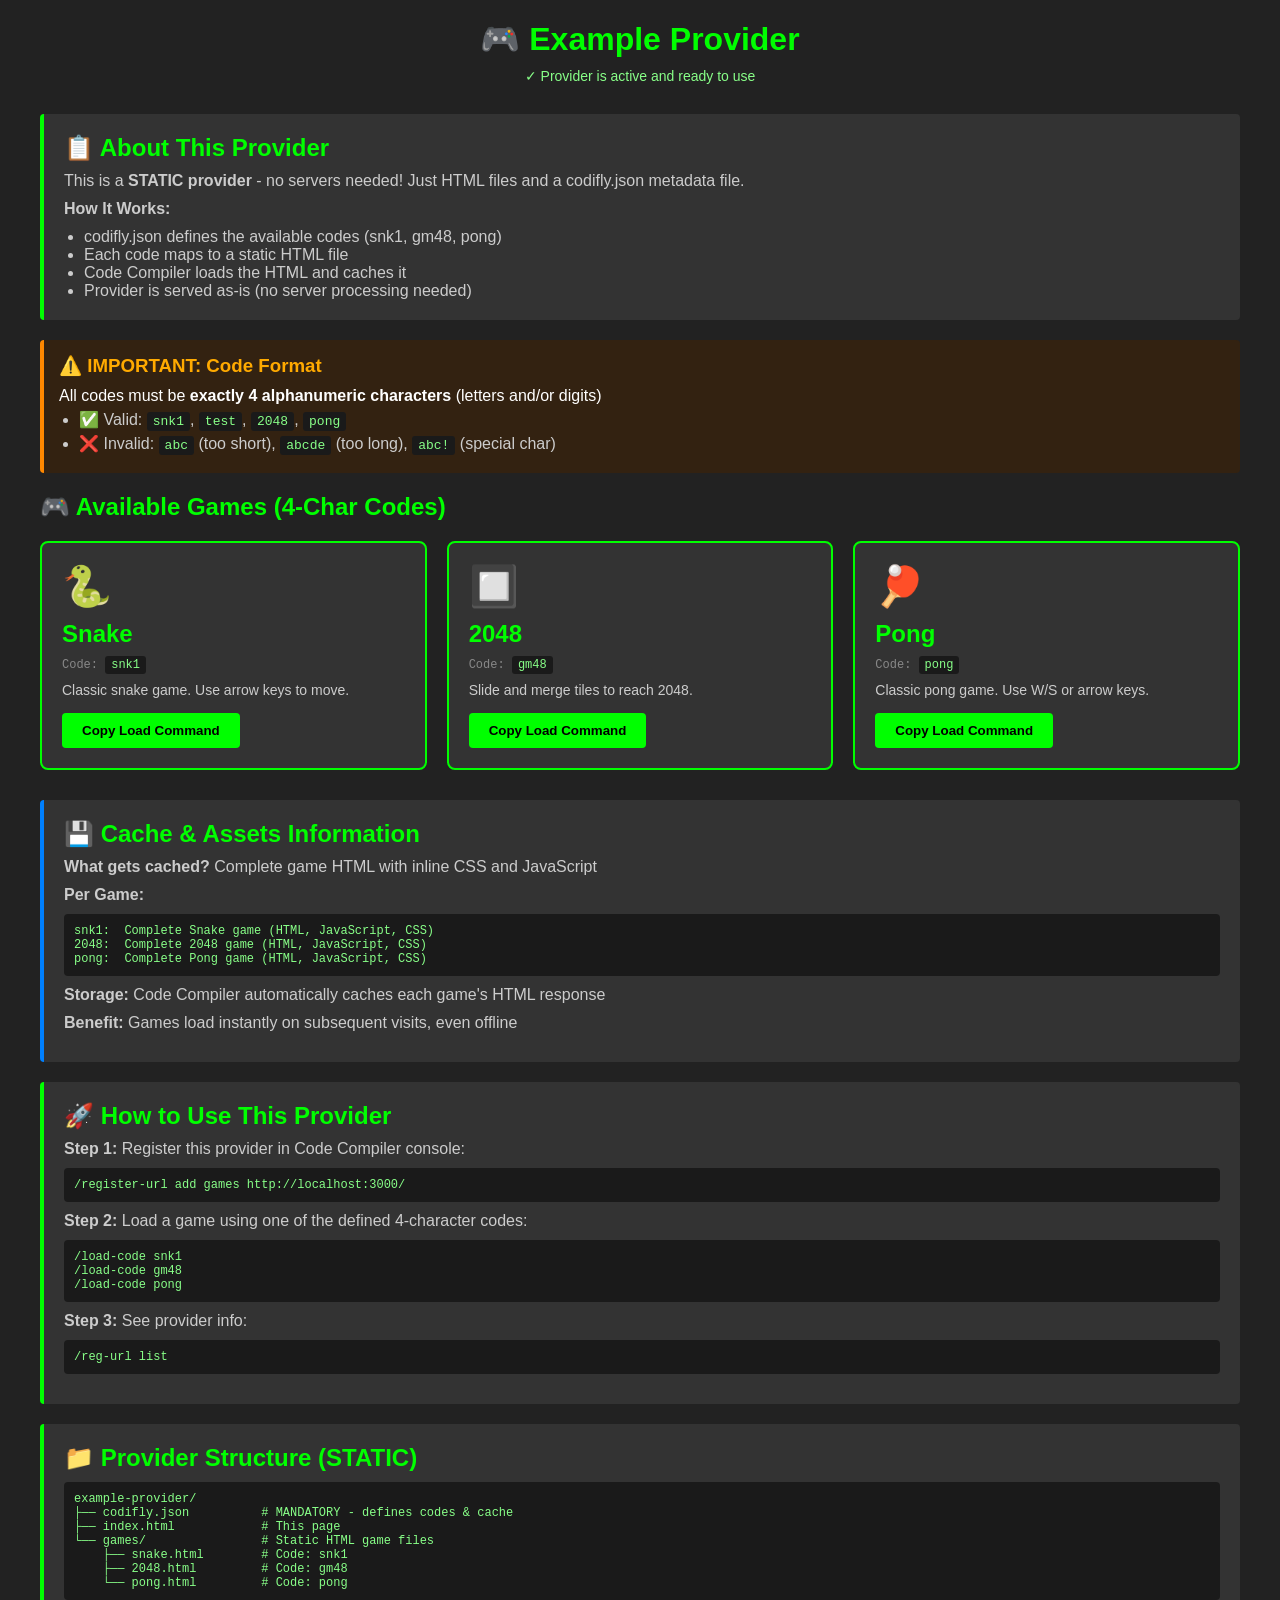
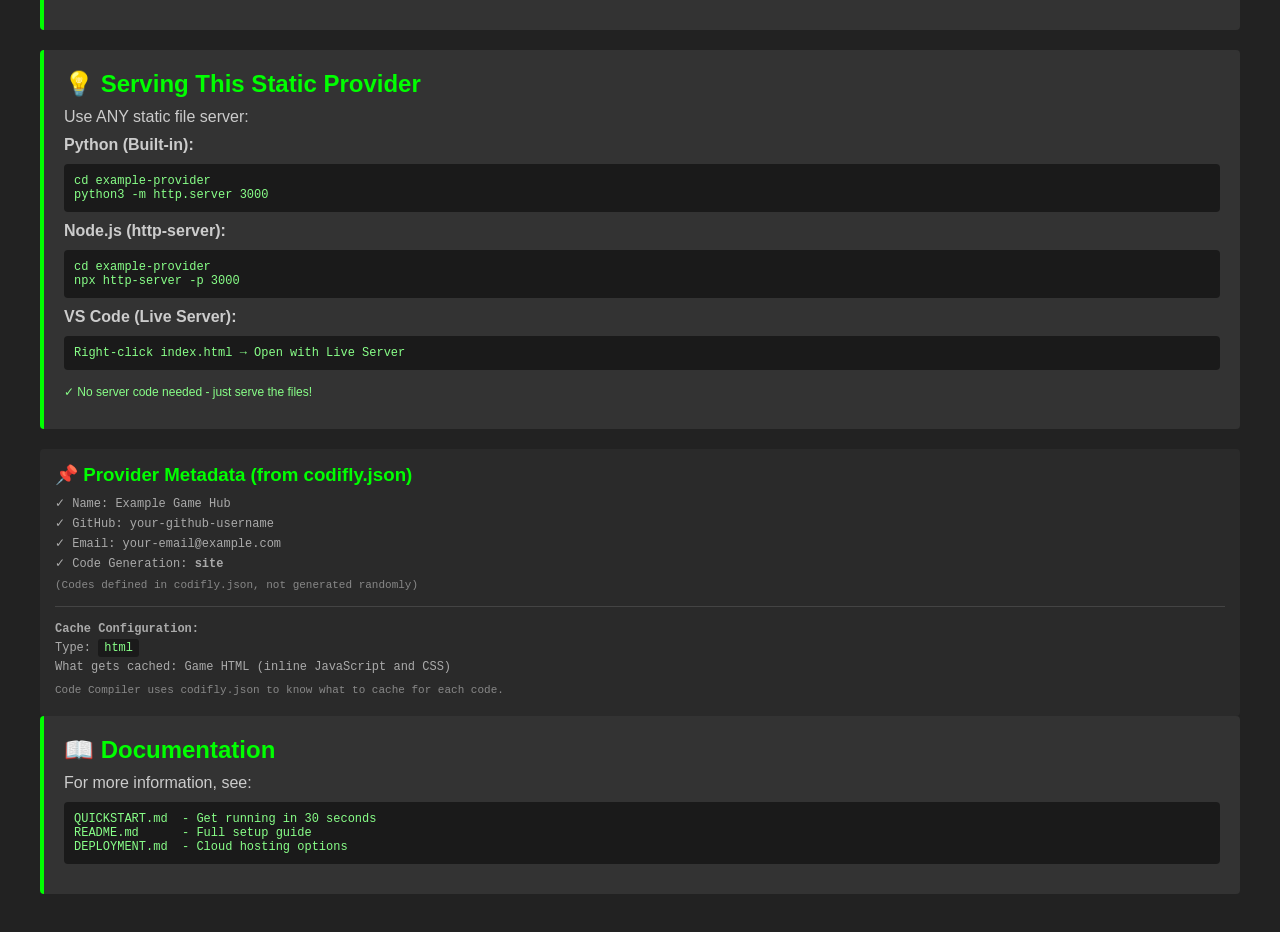
<file: example-provider/index.html>
<!DOCTYPE html>
<html>
<head>
    <meta charset="UTF-8">
    <meta name="viewport" content="width=device-width, initial-scale=1.0">
    <title>Example Provider</title>
    <style>
        * { margin: 0; padding: 0; box-sizing: border-box; }
        body { background: #222; color: #fff; font-family: 'Segoe UI', Arial, sans-serif; padding: 20px; }
        .container { max-width: 1200px; margin: 0 auto; }
        header { text-align: center; margin-bottom: 30px; }
        h1 { color: #0f0; margin-bottom: 10px; }
        .status { color: #8f8; font-size: 14px; }
        .games-grid { display: grid; grid-template-columns: repeat(auto-fit, minmax(250px, 1fr)); gap: 20px; margin-bottom: 30px; }
        .game-card { background: #333; border: 2px solid #0f0; border-radius: 8px; padding: 20px; cursor: pointer; transition: all 0.3s; }
        .game-card:hover { background: #444; box-shadow: 0 0 20px #0f0; }
        .game-name { font-size: 24px; font-weight: bold; color: #0f0; margin-bottom: 10px; }
        .game-code { color: #888; font-size: 12px; font-family: monospace; margin-bottom: 10px; }
        .game-desc { color: #ccc; font-size: 14px; margin-bottom: 15px; }
        .game-btn { background: #0f0; color: #000; border: none; padding: 10px 20px; border-radius: 4px; cursor: pointer; font-weight: bold; }
        .game-btn:hover { background: #0a0; }
        .info-section { background: #333; border-left: 4px solid #0f0; padding: 20px; margin-bottom: 20px; border-radius: 4px; }
        .info-section h2 { color: #0f0; margin-bottom: 10px; }
        .info-section p { color: #ccc; margin-bottom: 10px; }
        code { background: #1a1a1a; padding: 2px 6px; border-radius: 3px; font-family: monospace; color: #8f8; }
        pre { background: #1a1a1a; padding: 10px; border-radius: 4px; overflow-x: auto; color: #8f8; margin: 10px 0; font-size: 12px; }
        .metadata { background: #2a2a2a; padding: 15px; border-radius: 4px; margin-top: 20px; }
        .metadata h3 { color: #0f0; margin-bottom: 10px; }
        .metadata p { font-size: 12px; color: #aaa; margin: 5px 0; font-family: monospace; }
        .warning { background: #332211; border-left: 4px solid #ff8800; padding: 15px; margin: 20px 0; border-radius: 4px; }
        .warning h3 { color: #ffaa00; margin-bottom: 10px; }
        .warning ul { margin-left: 20px; color: #ccc; }
        .warning li { margin: 5px 0; }
    </style>
</head>
<body>
    <div class="container">
        <header>
            <h1>🎮 Example Provider</h1>
            <p class="status">✓ Provider is active and ready to use</p>
        </header>

        <div class="info-section">
            <h2>📋 About This Provider</h2>
            <p>This is a <strong>STATIC provider</strong> - no servers needed! Just HTML files and a codifly.json metadata file.</p>
            <p><strong>How It Works:</strong></p>
            <ul style="margin-left: 20px; color: #ccc;">
                <li>codifly.json defines the available codes (snk1, gm48, pong)</li>
                <li>Each code maps to a static HTML file</li>
                <li>Code Compiler loads the HTML and caches it</li>
                <li>Provider is served as-is (no server processing needed)</li>
            </ul>
        </div>

        <div class="warning">
            <h3>⚠️ IMPORTANT: Code Format</h3>
            <p>All codes must be <strong>exactly 4 alphanumeric characters</strong> (letters and/or digits)</p>
            <ul>
                <li>✅ Valid: <code>snk1</code>, <code>test</code>, <code>2048</code>, <code>pong</code></li>
                <li>❌ Invalid: <code>abc</code> (too short), <code>abcde</code> (too long), <code>abc!</code> (special char)</li>
            </ul>
        </div>

        <h2 style="color: #0f0; margin-bottom: 20px;">🎮 Available Games (4-Char Codes)</h2>
        <div class="games-grid" id="gamesGrid"></div>

        <div class="info-section" style="border-left-color: #0080ff;">
            <h2>💾 Cache & Assets Information</h2>
            <p><strong>What gets cached?</strong> Complete game HTML with inline CSS and JavaScript</p>
            <p><strong>Per Game:</strong></p>
            <pre>snk1:  Complete Snake game (HTML, JavaScript, CSS)
2048:  Complete 2048 game (HTML, JavaScript, CSS)
pong:  Complete Pong game (HTML, JavaScript, CSS)</pre>
            <p><strong>Storage:</strong> Code Compiler automatically caches each game's HTML response</p>
            <p><strong>Benefit:</strong> Games load instantly on subsequent visits, even offline</p>
        </div>

        <div class="info-section">
            <h2>🚀 How to Use This Provider</h2>
            <p><strong>Step 1:</strong> Register this provider in Code Compiler console:</p>
            <pre>/register-url add games http://localhost:3000/</pre>
            <p><strong>Step 2:</strong> Load a game using one of the defined 4-character codes:</p>
            <pre>/load-code snk1
/load-code gm48
/load-code pong</pre>
            <p><strong>Step 3:</strong> See provider info:</p>
            <pre>/reg-url list</pre>
        </div>

        <div class="info-section">
            <h2>📁 Provider Structure (STATIC)</h2>
            <pre>example-provider/
├── codifly.json          # MANDATORY - defines codes & cache
├── index.html            # This page
└── games/                # Static HTML game files
    ├── snake.html        # Code: snk1
    ├── 2048.html         # Code: gm48
    └── pong.html         # Code: pong</pre>
        </div>

        <div class="info-section">
            <h2>💡 Serving This Static Provider</h2>
            <p>Use ANY static file server:</p>
            <p><strong>Python (Built-in):</strong></p>
            <pre>cd example-provider
python3 -m http.server 3000</pre>
            <p><strong>Node.js (http-server):</strong></p>
            <pre>cd example-provider
npx http-server -p 3000</pre>
            <p><strong>VS Code (Live Server):</strong></p>
            <pre>Right-click index.html → Open with Live Server</pre>
            <p style="color: #8f8; font-size: 12px; margin-top: 15px;">
              ✓ No server code needed - just serve the files!
            </p>
        </div>

        <div class="metadata">
            <h3>📌 Provider Metadata (from codifly.json)</h3>
            <p>✓ Name: Example Game Hub</p>
            <p>✓ GitHub: your-github-username</p>
            <p>✓ Email: your-email@example.com</p>
            <p>✓ Code Generation: <strong>site</strong></p>
            <p style="font-size: 11px; color: #888; margin-top: 8px;">
              (Codes defined in codifly.json, not generated randomly)
            </p>
            <p style="margin-top: 15px; border-top: 1px solid #444; padding-top: 15px;">
              <strong>Cache Configuration:</strong>
            </p>
            <p>Type: <code>html</code></p>
            <p>What gets cached: Game HTML (inline JavaScript and CSS)</p>
            <p style="margin-top: 10px; font-size: 11px; color: #888;">
              Code Compiler uses codifly.json to know what to cache for each code.
            </p>
        </div>

        <div class="info-section">
            <h2>📖 Documentation</h2>
            <p>For more information, see:</p>
            <pre>QUICKSTART.md  - Get running in 30 seconds
README.md      - Full setup guide
DEPLOYMENT.md  - Cloud hosting options</pre>
        </div>
    </div>

    <script>
        // Games available in this provider (all 4-character codes defined in codifly.json)
        const games = [
            {
                name: 'Snake',
                code: 'snk1',
                desc: 'Classic snake game. Use arrow keys to move.',
                emoji: '🐍'
            },
            {
                name: '2048',
                code: 'gm48',
                desc: 'Slide and merge tiles to reach 2048.',
                emoji: '🔲'
            },
            {
                name: 'Pong',
                code: 'pong',
                desc: 'Classic pong game. Use W/S or arrow keys.',
                emoji: '🏓'
            }
        ];

        // Render games grid
        function renderGames() {
            const grid = document.getElementById('gamesGrid');
            grid.innerHTML = games.map(game => `
                <div class="game-card">
                    <div style="font-size: 40px; margin-bottom: 10px;">${game.emoji}</div>
                    <div class="game-name">${game.name}</div>
                    <div class="game-code">Code: <code>${game.code}</code></div>
                    <div class="game-desc">${game.desc}</div>
                    <button class="game-btn" onclick="copyCommand('${game.code}')">
                        Copy Load Command
                    </button>
                </div>
            `).join('');
        }

        function copyCommand(code) {
            const cmd = `/load-code ${code}`;
            navigator.clipboard.writeText(cmd).then(() => {
                alert(`Copied to clipboard:\n\n${cmd}\n\nPaste in Code Compiler console!`);
            });
        }

        // Initialize
        document.addEventListener('DOMContentLoaded', renderGames);

        // Add responsive styles
        const style = document.createElement('style');
        style.textContent = `
            @media (max-width: 768px) {
                .games-grid { grid-template-columns: 1fr; }
                .container { padding: 10px; }
            }
        `;
        document.head.appendChild(style);
    </script>
</body>
</html>
</file>
